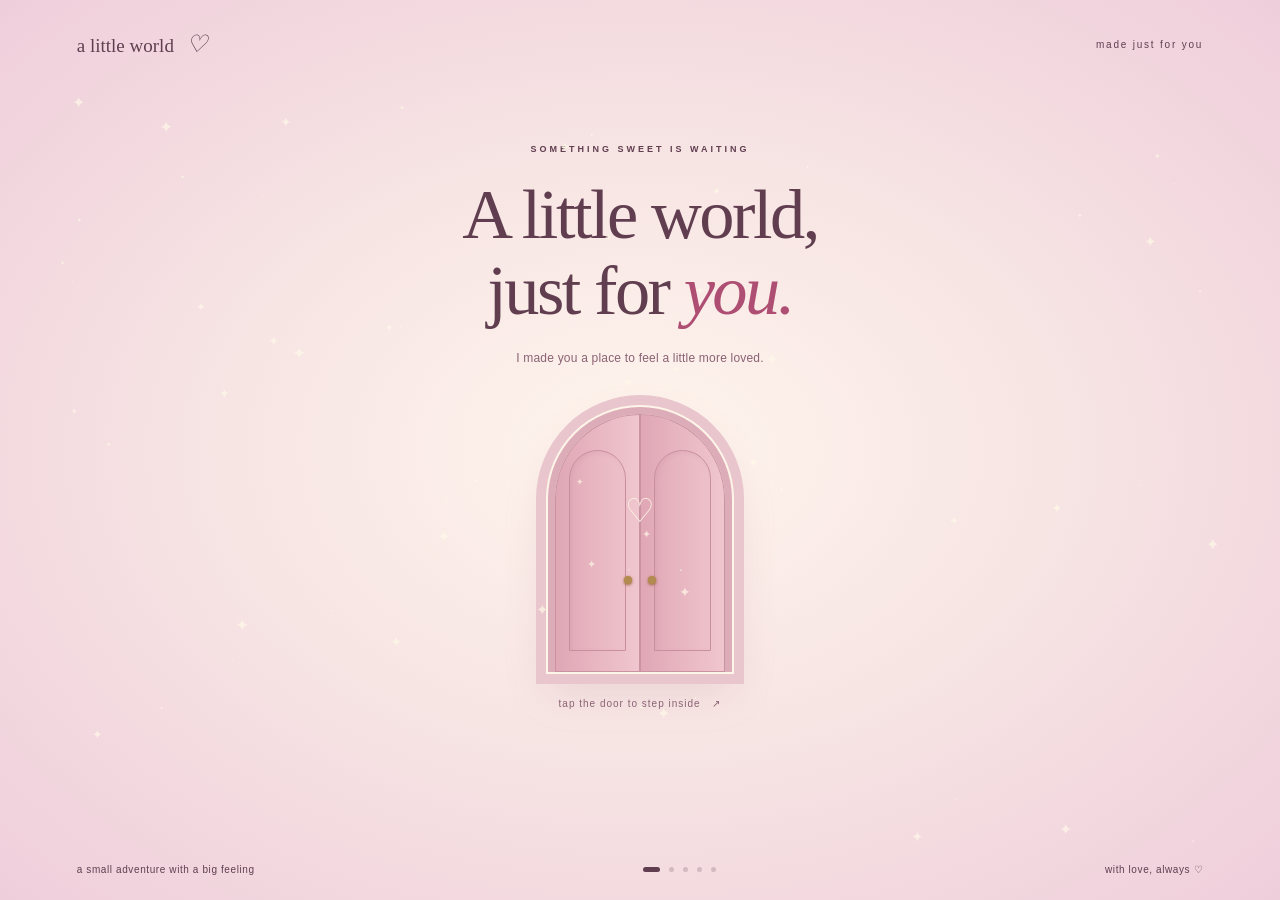
<file: classic.html>
<!doctype html>
<html lang="en">
<head>
  <meta charset="utf-8">
  <meta name="viewport" content="width=device-width, initial-scale=1, viewport-fit=cover">
  <meta name="theme-color" content="#f7dce5">
  <meta name="description" content="A little journey through a world made just for you.">
  <title>A little world, just for you ♡</title>
  <link rel="stylesheet" href="style.css">
  <script src="script.js" defer></script>
</head>
<body>
  <main id="world" data-scene="0">
    <header><span class="brand">a little world <i>♡</i></span><span class="dedication">made just for you</span></header>
    <audio id="music" src="music.mp3" preload="metadata" loop></audio><button id="music-toggle" hidden class="music-toggle" aria-label="Play background music" aria-pressed="false">♫ Music</button><span id="music-status" class="sr-only" role="status"></span><div id="decor" aria-hidden="true"></div>
    <canvas id="fireworks" aria-hidden="true"></canvas>
    <section class="scene active" id="entrance" aria-labelledby="title-0">
      <div class="copy"><p class="eyebrow">SOMETHING SWEET IS WAITING</p><h1 id="title-0" tabindex="-1">A little world,<br>just for <em>you.</em></h1><p>I made you a place to feel a little more loved.</p></div>
      <button class="door entrance-door" data-go="1" aria-label="Open the door and enter your little world"><span class="arch-glow"></span><span class="door-leaf left"><span class="panel"></span><span class="knob"></span></span><span class="door-leaf right"><span class="panel"></span><span class="knob"></span></span><span class="door-heart">♡</span></button>
      <p class="door-caption">tap the door to step inside <span>↗</span></p>
    </section>
    <section class="scene" id="pink" aria-labelledby="title-1" inert>
      <div class="copy"><p class="eyebrow">01 / A TINY LITTLE SECRET</p><h1 id="title-1" tabindex="-1">I have to tell<br>you <em>something.</em></h1><p>Come a little closer. This is just for you.</p></div>
      <div class="cloud cloud-one" aria-hidden="true"></div><div class="cloud cloud-two" aria-hidden="true"></div>
      <div class="character bunny" aria-hidden="true"><div class="ear e1"></div><div class="ear e2"></div><div class="bunny-body"></div><div class="bunny-head"><span class="eyes">• &nbsp; •</span><span class="cheeks">● &nbsp; ●</span><span class="nose">ᴗ</span></div><span class="paw p1"></span><span class="paw p2"></span></div>
      <button class="sign" data-go="2">Next <span>→</span></button><p class="character-caption">a tiny guide, a very big secret</p>
    </section>
    <section class="scene" id="meadow" aria-labelledby="title-2" inert>
      <div class="copy"><p class="eyebrow">02 / MY FAVORITE FEELING</p><h1 id="title-2" tabindex="-1">You make me the<br><em>happiest person</em><br>in the world.</h1><p>Every ordinary day is prettier with you in it.</p></div>
      <div class="hill back" aria-hidden="true"></div><div class="hill front" aria-hidden="true"></div><div id="flowers" aria-hidden="true"></div>
      <div class="character flower-friend" aria-hidden="true"><span class="stem"></span><span class="leaf"></span><span class="petals">✿</span><span class="flower-face">• ᴗ •</span></div><button class="sign" data-go="3">Next <span>→</span></button><p class="character-caption">even the flowers agree ♡</p>
    </section>
    <section class="scene" id="night" aria-labelledby="title-3" inert>
      <div class="moon" aria-hidden="true"></div><div class="copy"><p class="eyebrow">03 / UNDER ALL THESE STARS</p><h1 id="title-3" tabindex="-1">I just want you<br>to know <em>that...</em></h1><p>Some feelings are bigger than the whole sky.</p></div><div class="constellation" aria-hidden="true">✧ · ˚ &nbsp; ♡ &nbsp; ˚ · ✧</div><button class="pill reveal-button" id="reveal">what what what? <span>♡</span></button><p class="night-caption">go on. ask me.</p>
    </section>
    <section class="scene" id="finale" aria-labelledby="title-4" inert><div class="copy"><p class="eyebrow">MY FAVORITE PERSON. MY FAVORITE EVERYTHING.</p><h1 id="title-4" tabindex="-1">I LOVE YOU<br><em>SO MUCH</em><span class="shayal">SHAYAL</span><span class="final-heart">♡</span></h1><p>In every little moment. Under every sky.<br>Always, you.</p></div><button class="pill" id="replay">A little more magic? <span>↺</span></button><p class="night-caption">let’s do it all again</p></section>
    <div id="portal" aria-hidden="true"><div class="portal-door"><div></div><div></div></div></div>
    <footer><span id="footer-note">a small adventure with a big feeling</span><nav aria-label="Journey progress"><span class="dot current"></span><span class="dot"></span><span class="dot"></span><span class="dot"></span><span class="dot"></span></nav><span class="footer-heart">with love, always ♡</span></footer>
    <div id="announcement" class="sr-only" role="status" aria-live="polite"></div>
  </main>
</body>
</html>
</file>
<file: style.css>
:root{color-scheme:light;--ink:#603e50;--soft:#8a6274;--accent:#ae4e72}*{box-sizing:border-box}body{margin:0;background:#f7dce5;color:var(--ink);font-family:Arial,sans-serif}button{font:inherit;color:inherit;cursor:pointer;-webkit-tap-highlight-color:transparent}button:focus-visible{outline:3px solid #be607f;outline-offset:8px}h1:focus{outline:none}#world{position:relative;isolation:isolate;min-height:760px;height:100svh;overflow:hidden;background:radial-gradient(ellipse at 50% 50%,#fff5ed 0%,#f7e5e4 45%,#efcedb 100%);transition:background 1.2s,color 1s}header,footer{position:absolute;z-index:20;left:max(6%,env(safe-area-inset-left));right:max(6%,env(safe-area-inset-right));display:flex;justify-content:space-between;align-items:center}header{top:max(30px,env(safe-area-inset-top));font-size:12px}.brand{font-family:Georgia,serif;font-size:19px}.brand i{margin-left:7px;font-size:24px}.dedication{letter-spacing:1.8px;font-size:10px}footer{bottom:max(25px,env(safe-area-inset-bottom));font-size:10px;letter-spacing:.6px;gap:20px}nav{display:flex;gap:9px}.dot{width:5px;height:5px;border-radius:50%;background:currentColor;opacity:.22}.dot.current{opacity:1;width:17px;border-radius:6px}.scene{position:absolute;inset:0;display:flex;align-items:center;flex-direction:column;visibility:hidden;opacity:0;transform:scale(.94);transition:opacity .8s,transform 1.3s cubic-bezier(.2,.7,.2,1),visibility .8s}.scene.active{visibility:visible;opacity:1;transform:scale(1)}.copy{z-index:4;text-align:center;padding:0 22px;margin-top:clamp(108px,16vh,175px)}.eyebrow{font-size:9px!important;letter-spacing:3px!important;font-weight:600;margin:0 0 22px!important}h1{font-family:Georgia,'Times New Roman',serif;font-size:clamp(42px,5.5vw,76px);font-weight:400;line-height:1.08;letter-spacing:-2.5px;margin:0 0 20px}h1 em{font-weight:400;color:var(--accent)}.copy>p:last-child{font-size:12px;line-height:1.8;letter-spacing:.2px;color:var(--soft)}.door{border:7px solid #ddacb9;border-bottom:0;background:#fff5df;width:184px;height:265px;border-radius:110px 110px 0 0;position:relative;perspective:700px;padding:0;box-shadow:0 0 0 2px #fef5e9,0 0 0 12px #e9c6cd,0 18px 45px #a8697e30;flex-shrink:0}.entrance-door{margin-top:25px}.door-leaf{position:absolute;top:0;bottom:0;width:50%;background:linear-gradient(90deg,#e0a7b5,#f0c6ce);transition:transform 1.3s;overflow:hidden;border:1px solid #c993a2}.left{left:0;border-radius:95px 0 0 0;transform-origin:left}.right{right:0;border-radius:0 95px 0 0;transform-origin:right}.panel{position:absolute;inset:35px 13px 20px;border:1px solid #c98f9f;border-radius:40px 40px 0 0;box-shadow:inset 2px 2px 4px #bb7c8c25}.knob{position:absolute;top:63%;height:8px;width:8px;background:#b48b4e;border-radius:50%;box-shadow:0 1px 3px #986535}.left .knob{right:7px}.right .knob{left:7px}.door-heart{position:absolute;left:0;right:0;top:30%;font-size:33px;pointer-events:none;color:#fcf1e3;transition:opacity .5s}.opening .left{transform:rotateY(-110deg)}.opening .right{transform:rotateY(110deg)}.opening .door-heart{opacity:0}.door-caption,.character-caption,.night-caption{z-index:4;font-size:10px;letter-spacing:1px;margin-top:26px;color:var(--soft)}.door-caption span{margin-left:8px}.character{position:absolute;z-index:3;bottom:175px;width:160px;height:200px}.bunny-head{position:absolute;width:110px;height:95px;background:#fff9f2;border-radius:48%;left:25px;top:65px;box-shadow:inset -5px -5px 0 #f1e2e1}.ear{position:absolute;width:32px;height:93px;border:9px solid #fff9f2;background:#eeb4c7;border-radius:60%;top:0}.e1{left:43px;transform:rotate(-12deg)}.e2{right:35px;transform:rotate(12deg)}.bunny-body{position:absolute;width:102px;height:100px;background:#fff9f2;left:29px;bottom:0;border-radius:50%}.eyes{position:absolute;left:30px;top:30px;font-size:23px;color:#5c424d}.cheeks{position:absolute;left:20px;top:50px;font-size:15px;color:#efb4c0;letter-spacing:11px}.nose{position:absolute;top:53px;left:49px}.paw{width:24px;height:28px;position:absolute;bottom:8px;background:#fff9f2;border-radius:50%;z-index:5}.p1{left:13px}.p2{right:13px}.sign{position:absolute;z-index:5;bottom:159px;min-height:52px;min-width:140px;padding:12px 25px;border:1px solid #c4977c;background:#fff3dd;border-radius:8px;box-shadow:0 5px 0 #b3876d25;transform:rotate(-3deg);font-family:Georgia,serif;font-size:21px;transition:transform .2s}.sign:hover{transform:rotate(0) translateY(-3px)}.sign span{margin-left:13px}.character-caption{position:absolute;bottom:105px}.cloud{position:absolute;width:190px;height:45px;border-radius:100%;background:#fff6;filter:blur(4px);top:50%;animation:drift 7s ease-in-out infinite alternate}.cloud-one{left:8%}.cloud-two{right:5%;top:37%;width:250px}#world[data-scene="1"]{background:radial-gradient(ellipse at 50% 35%,#fff1ee,#f7cbdf 70%,#eeb4d3)}#world[data-scene="2"]{--ink:#304c3e;--soft:#536e55;--accent:#597843;background:linear-gradient(#eef3dc,#e6eed2 55%,#a3c47c)}#meadow .copy{margin-top:clamp(110px,15vh,150px)}#meadow h1{font-size:clamp(39px,5vw,68px)}.hill{position:absolute;width:150%;height:48%;border-radius:50% 50% 0 0;bottom:-12%;background:#92b96d;left:-30%}.hill.back{bottom:-2%;left:0;background:#b5cd90;transform:rotate(-8deg)}.hill.front{transform:rotate(8deg)}#flowers{position:absolute;inset:55% 0 0;overflow:hidden}.field-flower{position:absolute;font-size:30px;transform-origin:bottom;animation:sway 4s ease-in-out infinite alternate;color:#fff3d9;text-shadow:0 3px 0 #6e9a5c}.flower-friend{bottom:170px}.stem{position:absolute;height:105px;width:9px;background:#5b914d;left:75px;bottom:0;border-radius:9px}.leaf{position:absolute;width:40px;height:22px;background:#649553;border-radius:0 80%;bottom:40px;left:80px;transform:rotate(-20deg)}.petals{position:absolute;font-size:164px;color:#fff6dd;line-height:1;top:-8px;left:6px;filter:drop-shadow(0 4px 2px #79965920)}.flower-face{position:absolute;left:54px;top:59px;background:#eec671;width:53px;height:53px;border-radius:50%;display:grid;place-items:center;color:#665039;font-size:15px}#world[data-scene="3"],#world[data-scene="4"]{--ink:#f9e8ea;--soft:#c4bacf;--accent:#efb7cc;background:radial-gradient(ellipse at 50% 80%,#443257,#201e39 55%,#121628)}#night .copy,#finale .copy{margin-top:clamp(180px,28vh,290px)}.moon{position:absolute;right:18%;top:15%;width:43px;height:43px;border-radius:50%;box-shadow:10px 8px 0 0 #fae8b7;transform:rotate(-20deg);filter:drop-shadow(0 0 20px #f9d99d66)}.constellation{position:absolute;top:57%;font-size:28px;letter-spacing:7px;color:#eac7df}.pill{z-index:6;background:#f8d8e3;color:#653c54;border:1px solid #fff5;min-height:52px;padding:15px 28px;border-radius:40px;font-size:12px;letter-spacing:.5px;box-shadow:0 6px 30px #ecb2d01a;position:absolute;bottom:170px;transition:transform .2s}.pill:hover{transform:translateY(-3px)}.pill span{margin-left:16px}.night-caption{position:absolute;bottom:117px}#finale h1{font-size:clamp(48px,8vw,105px);line-height:1.02}#finale.active h1{animation:burst 1.2s cubic-bezier(.16,.8,.3,1)}.final-heart{display:block;font-size:45px;margin-top:18px;color:#eaa8c5}#finale .copy{margin-top:clamp(145px,22vh,230px)}#fireworks{position:absolute;inset:0;width:100%;height:100%;z-index:2;pointer-events:none}.spark{position:absolute;z-index:1;pointer-events:none;color:#fff9e8;font-size:var(--size);left:var(--x);top:var(--y);opacity:.7;animation:twinkle var(--duration) ease-in-out infinite alternate}.night-star{color:#fff0c9}#portal{position:absolute;inset:0;z-index:30;pointer-events:none;display:none;place-items:center;background:#29213799}#portal.visible{display:grid;animation:portalZoom 1.3s ease-in forwards}.portal-door{display:flex;width:220px;height:350px;border-radius:130px 130px 0 0;overflow:hidden;background:#fff1cf;box-shadow:0 0 90px #ffe5c9}.portal-door div{width:50%;background:#a57b94;transform-origin:left;animation:openPortal 1.1s forwards}.portal-door div+div{transform-origin:right;animation-name:openPortalRight}.sr-only{position:absolute;width:1px;height:1px;padding:0;margin:-1px;overflow:hidden;clip:rect(0,0,0,0);white-space:nowrap;border:0}@keyframes twinkle{to{opacity:.18;transform:scale(.6) rotate(25deg)}}@keyframes drift{to{transform:translateX(25px)}}@keyframes sway{to{transform:rotate(12deg)}}@keyframes burst{from{transform:scale(.35);opacity:0;filter:blur(12px)}to{transform:scale(1);opacity:1;filter:blur(0)}}@keyframes portalZoom{0%{opacity:0;transform:scale(.8)}25%{opacity:1}85%{opacity:1}100%{transform:scale(9);opacity:0}}@keyframes openPortal{to{transform:perspective(500px) rotateY(-115deg)}}@keyframes openPortalRight{to{transform:perspective(500px) rotateY(115deg)}}
@media(max-width:600px){#world{min-height:660px}header,footer{left:25px;right:25px}.dedication{font-size:8px;letter-spacing:1px}.brand{font-size:17px}.footer-heart{display:none}footer{font-size:8px}h1{letter-spacing:-1.8px}.copy{margin-top:125px}.copy>p:last-child{font-size:11px}.eyebrow{font-size:8px!important;letter-spacing:2px!important}.door{width:155px;height:230px}.entrance-door{margin-top:28px}.character{bottom:165px}.sign{bottom:149px}.character-caption{bottom:99px}#meadow .copy{margin-top:125px}.flower-friend{bottom:160px}#night .copy{margin-top:205px}#finale .copy{margin-top:170px}.moon{right:20%;top:17%}.constellation{top:57%}.pill{bottom:145px}.night-caption{bottom:94px}}
@media(max-height:740px){#world{min-height:600px}.copy,#meadow .copy{margin-top:95px}h1{font-size:43px}.eyebrow{margin-bottom:16px!important}.entrance-door{height:205px;margin-top:15px}.character{bottom:140px;transform:scale(.85);transform-origin:bottom}.sign{bottom:126px}.character-caption{bottom:78px}#night .copy{margin-top:165px}#finale .copy{margin-top:130px}#finale h1{font-size:54px}.pill{bottom:115px}.night-caption{bottom:65px}}
@media(prefers-reduced-motion:reduce){*,*::before,*::after{animation:none!important;transition:none!important}.scene{transform:none}#portal{display:none!important}}
.scene.zoom-through{transform:scale(3.5);opacity:0;transform-origin:50% 72%;transition:transform .7s ease-in,opacity .7s}
.music-toggle{position:absolute;top:74px;right:max(6%,env(safe-area-inset-right));z-index:25;min-height:44px;padding:8px 14px;border:1px solid currentColor;border-radius:30px;background:transparent;color:inherit;font-size:11px}.shayal{display:block;font-size:.66em;letter-spacing:.12em;margin-top:12px}#finale .final-heart{font-size:30px;margin-top:12px}@media(max-height:740px){#finale .copy{margin-top:115px}#finale h1{font-size:48px}}
#world{color:var(--ink)}
</file>
